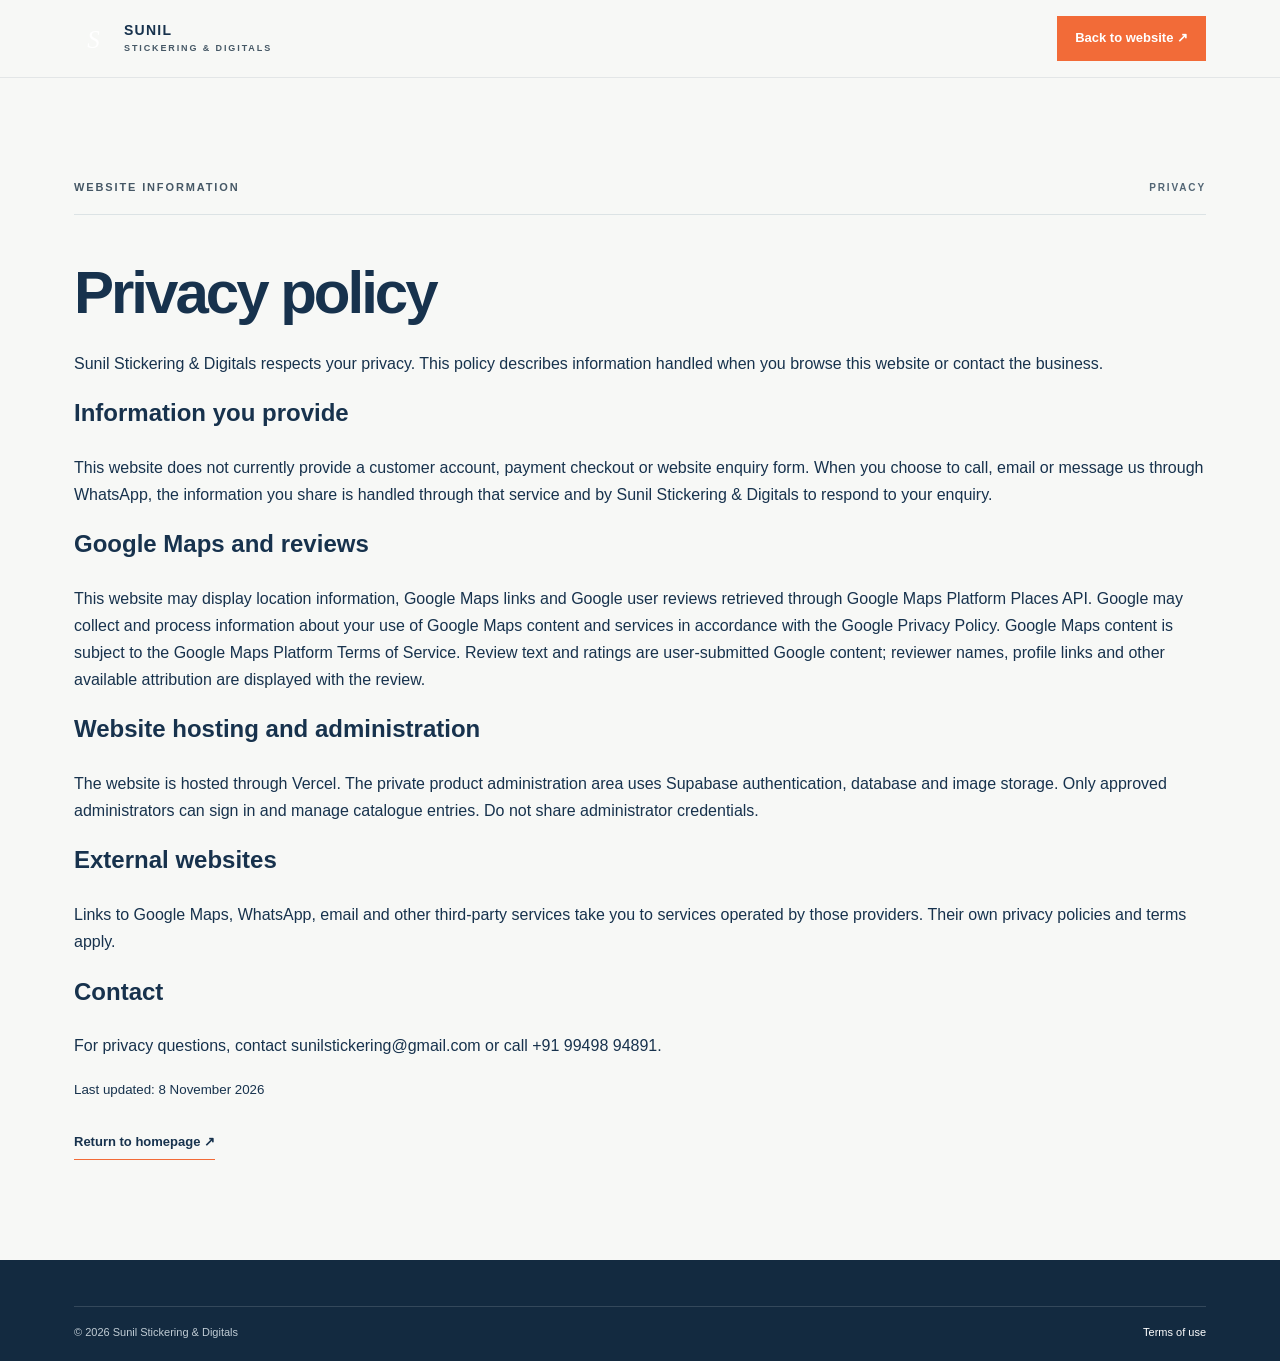
<file: privacy.html>
<!doctype html>
<html lang="en-IN"><head><meta charset="utf-8"><meta name="viewport" content="width=device-width,initial-scale=1"><meta name="robots" content="index,follow"><title>Privacy Policy | Sunil Stickering &amp; Digitals</title><link rel="canonical" href="https://sunildigitals.vercel.app/privacy.html"><link rel="stylesheet" href="styles.css"></head>
<body><header class="site-header"><div class="nav-wrap"><a class="brand" href="index.html"><span class="brand-mark">S</span><span class="brand-name">SUNIL <small>STICKERING &amp; DIGITALS</small></span></a><a class="nav-call" href="index.html">Back to website ↗</a></div></header>
<main class="section-shell"><p class="section-kicker">WEBSITE INFORMATION <span>PRIVACY</span></p><h1 style="font:600 clamp(38px,6vw,60px)/1.1 Manrope,Arial,sans-serif;letter-spacing:-.05em;margin:45px 0 24px">Privacy policy</h1><p>Sunil Stickering &amp; Digitals respects your privacy. This policy describes information handled when you browse this website or contact the business.</p>
<h2>Information you provide</h2><p>This website does not currently provide a customer account, payment checkout or website enquiry form. When you choose to call, email or message us through WhatsApp, the information you share is handled through that service and by Sunil Stickering &amp; Digitals to respond to your enquiry.</p>
<h2>Google Maps and reviews</h2><p>This website may display location information, Google Maps links and Google user reviews retrieved through Google Maps Platform Places API. Google may collect and process information about your use of Google Maps content and services in accordance with the <a href="https://policies.google.com/privacy" target="_blank" rel="noopener">Google Privacy Policy</a>. Google Maps content is subject to the <a href="https://cloud.google.com/maps-platform/terms" target="_blank" rel="noopener">Google Maps Platform Terms of Service</a>. Review text and ratings are user-submitted Google content; reviewer names, profile links and other available attribution are displayed with the review.</p>
<h2>Website hosting and administration</h2><p>The website is hosted through Vercel. The private product administration area uses Supabase authentication, database and image storage. Only approved administrators can sign in and manage catalogue entries. Do not share administrator credentials.</p>
<h2>External websites</h2><p>Links to Google Maps, WhatsApp, email and other third-party services take you to services operated by those providers. Their own privacy policies and terms apply.</p>
<h2>Contact</h2><p>For privacy questions, contact <a href="mailto:sunilstickering@gmail.com">sunilstickering@gmail.com</a> or call <a href="tel:+919949894891">+91 99498 94891</a>.</p><p><small>Last updated: 8 November 2026</small></p><a class="underlined-link" href="index.html">Return to homepage ↗</a></main><footer class="site-footer"><div class="footer-bottom"><span>© 2026 Sunil Stickering &amp; Digitals</span><span><a href="terms.html">Terms of use</a></span></div></footer></body></html>
</file>
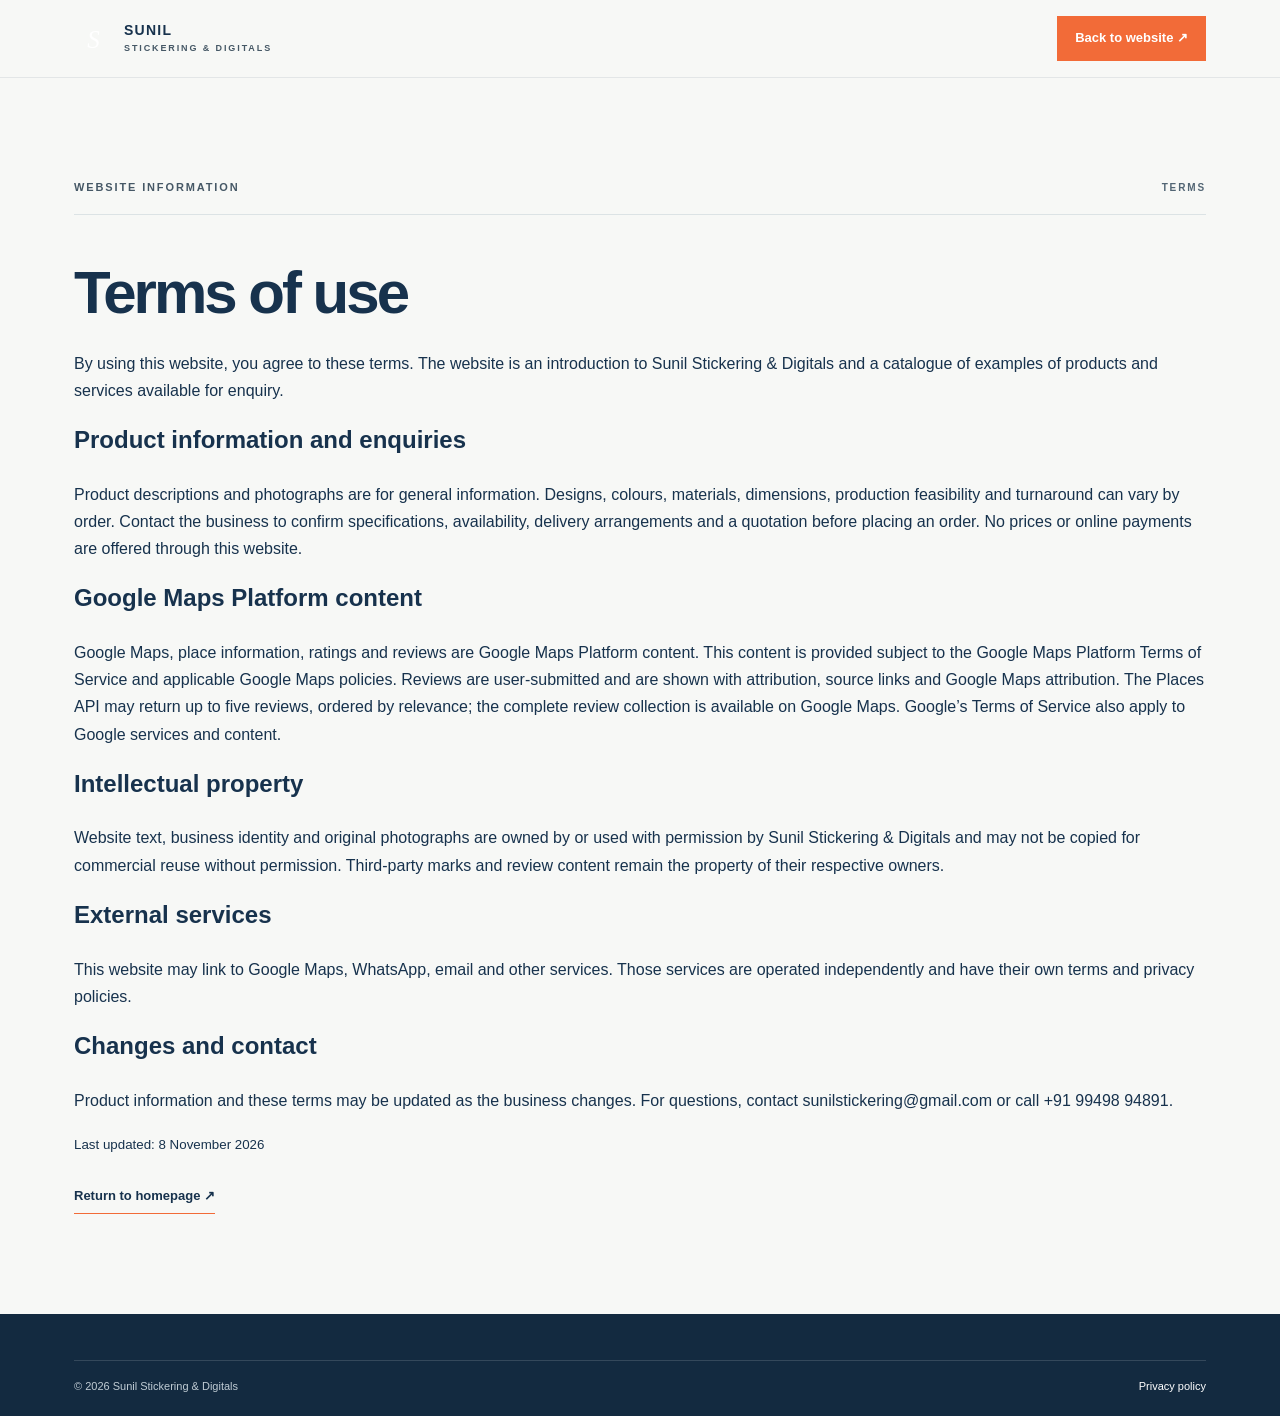
<file: terms.html>
<!doctype html>
<html lang="en-IN"><head><meta charset="utf-8"><meta name="viewport" content="width=device-width,initial-scale=1"><meta name="robots" content="index,follow"><title>Terms of Use | Sunil Stickering &amp; Digitals</title><link rel="canonical" href="https://sunildigitals.vercel.app/terms.html"><link rel="stylesheet" href="styles.css"></head>
<body><header class="site-header"><div class="nav-wrap"><a class="brand" href="index.html"><span class="brand-mark">S</span><span class="brand-name">SUNIL <small>STICKERING &amp; DIGITALS</small></span></a><a class="nav-call" href="index.html">Back to website ↗</a></div></header>
<main class="section-shell"><p class="section-kicker">WEBSITE INFORMATION <span>TERMS</span></p><h1 style="font:600 clamp(38px,6vw,60px)/1.1 Manrope,Arial,sans-serif;letter-spacing:-.05em;margin:45px 0 24px">Terms of use</h1><p>By using this website, you agree to these terms. The website is an introduction to Sunil Stickering &amp; Digitals and a catalogue of examples of products and services available for enquiry.</p>
<h2>Product information and enquiries</h2><p>Product descriptions and photographs are for general information. Designs, colours, materials, dimensions, production feasibility and turnaround can vary by order. Contact the business to confirm specifications, availability, delivery arrangements and a quotation before placing an order. No prices or online payments are offered through this website.</p>
<h2>Google Maps Platform content</h2><p>Google Maps, place information, ratings and reviews are Google Maps Platform content. This content is provided subject to the <a href="https://cloud.google.com/maps-platform/terms" target="_blank" rel="noopener">Google Maps Platform Terms of Service</a> and applicable Google Maps policies. Reviews are user-submitted and are shown with attribution, source links and Google Maps attribution. The Places API may return up to five reviews, ordered by relevance; the complete review collection is available on Google Maps. Google’s <a href="https://policies.google.com/terms" target="_blank" rel="noopener">Terms of Service</a> also apply to Google services and content.</p>
<h2>Intellectual property</h2><p>Website text, business identity and original photographs are owned by or used with permission by Sunil Stickering &amp; Digitals and may not be copied for commercial reuse without permission. Third-party marks and review content remain the property of their respective owners.</p>
<h2>External services</h2><p>This website may link to Google Maps, WhatsApp, email and other services. Those services are operated independently and have their own terms and privacy policies.</p>
<h2>Changes and contact</h2><p>Product information and these terms may be updated as the business changes. For questions, contact <a href="mailto:sunilstickering@gmail.com">sunilstickering@gmail.com</a> or call <a href="tel:+919949894891">+91 99498 94891</a>.</p><p><small>Last updated: 8 November 2026</small></p><a class="underlined-link" href="index.html">Return to homepage ↗</a></main><footer class="site-footer"><div class="footer-bottom"><span>© 2026 Sunil Stickering &amp; Digitals</span><span><a href="privacy.html">Privacy policy</a></span></div></footer></body></html>
</file>
<file: styles.css>
:root{--ink:#17324D;--ink-soft:#3F5366;--paper:#F7F8F6;--white:#fff;--line:#DCE3E5;--muted:#74818A;--accent:#F26B38;--teal:#2D91A3;--serif:Georgia,"Times New Roman",serif;--sans:"DM Sans",Arial,sans-serif;--display:"Manrope","DM Sans",Arial,sans-serif;--max:1200px}
*{box-sizing:border-box}html{scroll-behavior:smooth;scroll-padding-top:88px}body{margin:0;background:var(--paper);color:var(--ink);font-family:var(--sans);font-size:15px;line-height:1.65}a{color:inherit;text-decoration:none}button{font:inherit}img{display:block;max-width:100%}
.site-header{height:78px;position:sticky;top:0;z-index:50;background:rgba(247,248,246,.95);border-bottom:1px solid rgba(23,50,77,.09);backdrop-filter:blur(12px)}.nav-wrap{max-width:var(--max);height:100%;padding:0 34px;margin:auto;display:flex;align-items:center;justify-content:space-between}.brand{display:inline-flex;align-items:center;gap:11px;min-width:max-content}.brand-mark{width:39px;height:39px;display:grid;place-items:center;background:var(--ink);color:#fff;font-family:var(--serif);font-size:25px;font-style:italic}.brand-name{font:800 14px/1.1 var(--display);letter-spacing:.09em}.brand-name small{display:block;margin-top:5px;font:600 8px/1.2 var(--sans);letter-spacing:.21em;color:var(--muted)}.site-nav{display:flex;align-items:center;gap:32px}.site-nav>a:not(.nav-call){font-size:12px;font-weight:600;color:var(--ink-soft);transition:color .2s}.site-nav>a:not(.nav-call):hover{color:var(--accent)}.nav-call{padding:11px 18px;background:var(--accent);color:#fff;font-size:12px;font-weight:700;transition:background .2s,transform .2s}.nav-call:hover{background:#df5729;transform:translateY(-2px)}.nav-call span,.button span{margin-left:12px}.menu-toggle{display:none;border:0;background:none;padding:8px}.menu-toggle span{width:23px;height:2px;background:var(--ink);display:block;margin:5px}
.hero{max-width:var(--max);min-height:620px;margin:auto;padding:76px 34px 68px;display:grid;grid-template-columns:.92fr 1.08fr;gap:62px;align-items:center}.hero-copy{padding:0 0 12px}.eyebrow,.section-kicker{font-size:10px;font-weight:700;letter-spacing:.17em;color:var(--muted)}.eyebrow{display:flex;align-items:center;gap:12px}.eyebrow-line{width:28px;height:2px;background:var(--accent)}h1,h2,h3,p,figure{margin-top:0}.hero h1{font:700 clamp(53px,6vw,76px)/1.02 var(--display);letter-spacing:-.065em;margin:24px 0}.hero h1 em,.about h2 em,.section-heading-row h2 em,.review-layout h2 em,.contact-heading h2 em{font-family:var(--serif);font-weight:400;color:var(--accent);letter-spacing:-.045em}.hero-intro{max-width:440px;color:#596b79;font-size:15px;line-height:1.85}.hero-actions{display:flex;align-items:center;gap:25px;margin-top:30px;flex-wrap:wrap}.button{display:inline-flex;align-items:center;justify-content:space-between;gap:18px;min-height:48px;padding:0 20px;font-size:12px;font-weight:700;transition:transform .22s,background .22s,box-shadow .22s}.button:hover{transform:translateY(-2px);box-shadow:0 8px 20px #17324d18}.button-dark{background:var(--ink);color:#fff}.button-dark:hover{background:#284b69}.button-light{background:#fff;color:var(--ink)}.text-link{font-size:12px;font-weight:700;border-bottom:1px solid var(--accent);padding:7px 0}.hero-note{display:flex;align-items:center;gap:12px;margin-top:55px;color:var(--muted);font-size:10px;letter-spacing:.06em}.note-rule{width:34px;height:2px;background:var(--accent)}.hero-visual{position:relative;padding:0 22px 32px 0}.hero-image{width:100%;height:450px;object-fit:cover;object-position:center}.image-caption{position:absolute;bottom:6px;left:0;right:22px;display:flex;justify-content:space-between;padding-top:10px;border-top:1px solid var(--line);font-size:9px;letter-spacing:.13em;color:var(--muted)}.hero-stamp{position:absolute;right:0;top:35px;width:112px;height:112px;background:var(--accent);color:#fff;border-radius:50%;display:flex;flex-direction:column;align-items:center;justify-content:center;transform:rotate(8deg);box-shadow:0 8px 22px #17324d20}.hero-stamp span{font-size:8px;letter-spacing:.2em}.hero-stamp strong{font:800 17px/1.02 var(--display);text-align:center;letter-spacing:-.04em;margin-top:5px}
.intro-strip{padding:22px 34px;background:#E8F0F0;text-align:center}.intro-strip>p{margin:0 0 6px;font-size:9px;font-weight:700;letter-spacing:.2em;color:var(--muted)}.intro-strip>div{font:600 14px var(--display);letter-spacing:.01em}.intro-strip i{font-style:normal;color:var(--accent);padding:0 8px}
.section-shell{max-width:var(--max);padding:100px 34px;margin:auto}.section-kicker{display:flex;justify-content:space-between;align-items:center;padding-bottom:17px;border-bottom:1px solid var(--line)}.section-kicker span{font-size:9px;color:#9b9d9d}.about-grid{display:grid;grid-template-columns:1fr .8fr;gap:95px;padding:48px 0 58px;align-items:start}.about h2,.section-heading-row h2,.review-layout h2,.contact-heading h2{font:700 clamp(39px,4.7vw,57px)/1.1 var(--display);letter-spacing:-.06em;margin:0}.about-copy{padding-top:5px}.about-copy p{color:#5e6d79;line-height:1.9;font-size:14px}.underlined-link{display:inline-block;margin-top:12px;border-bottom:1px solid var(--accent);padding-bottom:6px;font-size:12px;font-weight:700}.underlined-link:hover{color:var(--accent)}.underlined-link span{margin-left:10px}.about-photo-row{display:grid;grid-template-columns:1fr .65fr 1fr;gap:24px;align-items:center}.about-photo-row figure{margin:0}.about-photo-row img{width:100%;height:215px;object-fit:cover}.about-photo-row figcaption{margin-top:10px;font-size:9px;letter-spacing:.14em;color:var(--muted)}.about-photo-note{padding:14px}.big-index{font:italic 42px var(--serif);color:var(--teal)}.about-photo-note p{font-size:12px;color:var(--muted);line-height:1.8;margin:9px 0 0}
.products-section{background:#EEF2F1}.products-section .section-kicker{border-color:#d5dfdf}.section-heading-row{display:flex;justify-content:space-between;gap:50px;align-items:end;padding:48px 0 34px}.section-heading-row>p{max-width:370px;color:#65747d;font-size:13px;line-height:1.8;margin:0 0 5px}.product-tools{display:flex;justify-content:space-between;align-items:center;gap:20px;padding:14px 0;border-top:1px solid #d5dfdf;border-bottom:1px solid #d5dfdf}.filter-list{display:flex;flex-wrap:wrap;gap:7px}.filter-button{padding:8px 13px;border:1px solid transparent;background:transparent;color:#596b79;font-size:10px;font-weight:600;cursor:pointer;transition:background .2s,color .2s,border-color .2s}.filter-button:hover{border-color:#9bb5bb}.filter-button.active{background:var(--ink);color:#fff}.catalogue-note{font-size:9px;letter-spacing:.12em;color:var(--muted);margin:0;white-space:nowrap}.product-grid{display:grid;grid-template-columns:repeat(3,1fr);gap:40px 22px;padding-top:34px}.product-card{min-width:0;transition:transform .25s}.product-card:hover{transform:translateY(-4px)}.product-image{display:block;position:relative;background:#DDE6E5;overflow:hidden;aspect-ratio:1.24/1}.product-image img{width:100%;height:100%;object-fit:cover;transition:transform .5s}.product-card:hover .product-image img{transform:scale(1.035)}.image-placeholder{display:grid;place-items:center;background:#DDE6E5;color:#69808a;font:700 21px/1.15 var(--display);letter-spacing:.04em;text-align:center}.product-meta{display:flex;justify-content:space-between;gap:10px;margin-top:16px;font-size:8px;letter-spacing:.11em;color:#858f92}.product-card h3{font:700 19px/1.25 var(--display);letter-spacing:-.035em;margin:9px 0}.product-card>p{font-size:12px;line-height:1.75;color:#677780;min-height:43px;margin-bottom:15px}.product-contact{display:flex;justify-content:space-between;align-items:center;border-top:1px solid #d1dddd;padding-top:11px;font-size:11px;font-weight:700;transition:color .2s}.product-contact span{font-size:16px;color:var(--accent)}.product-contact:hover{color:var(--accent)}.catalogue-footnote{text-align:center;margin:40px 0 0;color:#697780;font-size:12px}.catalogue-footnote a{font-weight:700;color:var(--ink);border-bottom:1px solid var(--accent)}
.reviews-section{background:var(--ink);color:#fff}.review-layout{display:grid;grid-template-columns:.9fr 1.1fr;gap:85px;align-items:center}.reviews-section .section-kicker{border-color:#ffffff38;color:#b9c7ce}.reviews-section .section-kicker span{color:#9caab5}.review-layout h2{margin:40px 0 19px}.review-intro{max-width:370px;color:#c2cbd1;font-size:13px;line-height:1.9;margin-bottom:26px}.google-panel{background:#fff;color:var(--ink);padding:27px 29px;min-height:270px}.google-heading{display:flex;align-items:center;gap:12px;padding-bottom:18px;border-bottom:1px solid #e8e8e6}.google-g{font:700 29px Arial;color:#4285f4}.google-heading strong,.google-heading small{display:block}.google-heading strong{font:700 14px var(--display)}.google-heading small{font-size:10px;color:#858b90;margin-top:2px}.review-content{min-height:112px;display:flex;align-items:center}.review-placeholder{font-size:12px;color:#7d858b;line-height:1.8}.review-list{width:100%;display:grid;gap:15px;padding:16px 0}.review-item{padding-bottom:13px;border-bottom:1px solid #ededeb}.review-item:last-child{border:0;padding:0}.review-top{display:flex;justify-content:space-between;gap:12px;align-items:center}.review-author{font-size:11px;font-weight:700}.review-stars{color:#d69d32;letter-spacing:2px;font-size:11px}.review-time{font-size:9px;color:#8a9196;margin-top:2px}.review-text{font-size:11px;color:#59636c;line-height:1.7;margin:7px 0 0}.google-footer{border-top:1px solid #e8e8e6;padding-top:14px;display:flex;justify-content:space-between;gap:15px;font-size:9px;color:#858b90}.google-footer a{font-weight:700;color:var(--ink)}.google-rating-summary{display:grid;grid-template-columns:auto 1fr;align-items:center;column-gap:12px;padding:15px 0 0}.google-rating-summary strong{grid-row:span 2;font:700 30px var(--display);letter-spacing:-.06em}.google-rating-summary span{color:#d69d32;letter-spacing:2px;font-size:12px}.google-rating-summary small{font-size:9px;color:#81898f}.google-maps-attribution{font-family:Roboto,Arial,sans-serif;font-size:12px;letter-spacing:normal;color:#5e5e5e}.review-byline{display:flex;align-items:center;gap:8px;min-width:0}.review-avatar{width:26px;height:26px;border-radius:50%;object-fit:cover;flex:0 0 auto}.review-actions{display:flex;gap:14px;margin-top:8px}.review-source,.review-report{font-size:9px;font-weight:700;color:#526273}.review-source:hover,.review-report:hover{color:#a34d2c}.review-order-note,.review-policy-note{font-size:9px;line-height:1.6;color:#737d85;margin:0 0 8px}.review-policy-note a{text-decoration:underline}
.contact-section{background:var(--paper)}.contact-heading{display:flex;justify-content:space-between;align-items:end;gap:50px;padding:45px 0 40px}.contact-heading>p{max-width:300px;margin:0 0 5px;color:#65747d;font-size:13px;line-height:1.8}.contact-grid{display:grid;grid-template-columns:.78fr 1.22fr;gap:52px}.contact-details{display:grid;gap:21px;align-content:start}.contact-item{padding-bottom:17px;border-bottom:1px solid var(--line);display:flex;flex-direction:column;align-items:flex-start}.contact-label{font-size:9px;font-weight:700;letter-spacing:.17em;color:var(--muted);margin-bottom:8px}.contact-item>a:not(.underlined-link){font:600 15px var(--display);margin:2px 0}.contact-item p{font-size:12px;color:#626f78;line-height:1.8;margin:2px 0}.contact-whatsapp{margin-top:3px;max-width:265px;width:100%;background:var(--accent)}.contact-whatsapp:hover{background:#df5729}.map-frame{min-height:420px;background:#e4e8e6}.map-frame iframe{width:100%;height:100%;min-height:420px;border:0;filter:saturate(.72) contrast(.96)}
.site-footer{background:#132A40;color:#fff;padding:46px max(34px,calc((100% - 1132px)/2)) 20px}.footer-main{display:grid;grid-template-columns:1.1fr 1.4fr 1fr auto;gap:28px;align-items:center;padding-bottom:35px}.footer-brand .brand-mark{background:#fff;color:var(--ink)}.footer-brand .brand-name small{color:#aabac4}.footer-main>p{font-size:11px;line-height:1.8;color:#adbcc5;max-width:270px;margin:0}.footer-links{display:flex;gap:14px;flex-wrap:wrap}.footer-links a,.footer-phone{font-size:10px;color:#d3dfe4}.footer-links a:hover,.footer-bottom a:hover{color:#ff9b73}.footer-phone{white-space:nowrap;font-weight:700}.footer-bottom{border-top:1px solid #ffffff24;padding-top:16px;display:flex;justify-content:space-between;gap:12px;flex-wrap:wrap;color:#8e9ba7;font-size:9px}.footer-bottom a{color:#fff}.floating-whatsapp{position:fixed;right:22px;bottom:22px;z-index:40;width:49px;height:49px;border-radius:50%;display:grid;place-items:center;background:#238b57;color:#fff;font:700 10px var(--display);letter-spacing:.04em;box-shadow:0 5px 20px #14263a35;transition:transform .2s,background .2s}.floating-whatsapp:hover{background:#176b43;transform:translateY(-3px)}
/* restrained motion: content enters softly; controls respond to hover/focus */
.reveal{opacity:0;transform:translateY(16px);transition:opacity .65s ease,transform .65s cubic-bezier(.2,.7,.2,1)}.reveal.is-visible{opacity:1;transform:translateY(0)}.product-card.reveal{transition:opacity .55s ease,transform .55s cubic-bezier(.2,.7,.2,1)}.product-card[hidden]{display:none}
:focus-visible{outline:3px solid #F26B38;outline-offset:3px}
@media(max-width:900px){.hero{gap:35px;min-height:560px}.hero-image{height:380px}.about-grid{gap:45px}.review-layout{gap:45px}.footer-main{grid-template-columns:1fr 1fr}.footer-main>p{max-width:none}.contact-grid{gap:30px}}
@media(max-width:680px){html{scroll-padding-top:70px}.site-header{height:70px}.nav-wrap{padding:0 20px}.brand-mark{width:34px;height:34px}.brand-name{font-size:12px}.menu-toggle{display:block;cursor:pointer}.site-nav{display:none;position:absolute;top:70px;left:0;right:0;background:var(--paper);padding:18px 22px 24px;border-bottom:1px solid var(--line);flex-direction:column;align-items:stretch;gap:0}.site-nav.open{display:flex}.site-nav>a:not(.nav-call){padding:12px 0;border-bottom:1px solid var(--line)}.nav-call{margin-top:14px;text-align:center}.hero{padding:53px 22px 48px;grid-template-columns:1fr;gap:32px}.hero h1{font-size:clamp(48px,12.5vw,66px)}.hero-intro{font-size:14px}.hero-note{margin-top:38px}.hero-visual{padding-right:12px}.hero-image{height:330px}.image-caption{right:12px}.hero-stamp{width:92px;height:92px;right:-1px;top:22px}.hero-stamp strong{font-size:13px}.intro-strip{padding:19px 18px}.intro-strip>div{font-size:11px;line-height:1.9}.section-shell{padding:72px 22px}.about-grid{grid-template-columns:1fr;gap:23px;padding:36px 0}.about h2,.section-heading-row h2,.review-layout h2,.contact-heading h2{font-size:42px}.about-photo-row{grid-template-columns:1fr 1fr;gap:16px}.about-photo-row figure:last-child{display:none}.about-photo-row img{height:160px}.about-photo-note{padding:3px}.products-section .section-shell{padding-top:70px;padding-bottom:73px}.section-heading-row,.contact-heading{display:block;padding:37px 0 25px}.section-heading-row>p,.contact-heading>p{margin-top:16px}.product-tools{display:block}.filter-list{gap:4px}.filter-button{padding:8px 10px}.catalogue-note{margin-top:12px}.product-grid{grid-template-columns:1fr 1fr;gap:28px 13px;padding-top:22px}.product-card h3{font-size:16px}.product-card>p{font-size:11px;min-height:65px}.product-meta{font-size:7px;letter-spacing:.08em}.product-contact{font-size:10px}.review-layout{grid-template-columns:1fr;gap:32px}.review-layout h2{margin-top:32px}.google-panel{padding:21px 17px}.google-footer{font-size:8px}.contact-grid{grid-template-columns:1fr;gap:28px}.map-frame,.map-frame iframe{min-height:295px}.site-footer{padding:39px 22px 18px}.footer-main{grid-template-columns:1fr;gap:20px}.footer-links{gap:18px}.footer-bottom{font-size:8px}.floating-whatsapp{right:15px;bottom:15px}}
@media(max-width:390px){.product-grid{grid-template-columns:1fr}.product-card>p{min-height:0}.product-image{aspect-ratio:1.35/1}.hero-image{height:285px}.image-caption{font-size:7px}}
@media(prefers-reduced-motion:reduce){html{scroll-behavior:auto}*,*::before,*::after{transition:none!important;animation:none!important}.reveal{opacity:1;transform:none}}


/* Contrast pass: stronger text hierarchy on light surfaces and mobile screens. */
:root{--muted:#4b5d69;--ink-soft:#344b5e}
.brand-name small,.eyebrow,.section-kicker,.hero-note,.image-caption,.about-photo-row figcaption,.about-photo-note p,.catalogue-note,.contact-label{color:#465866}
.hero-intro,.about-copy p,.section-heading-row>p,.contact-heading>p,.contact-item p{color:#354957}
.intro-strip>p{color:#465866}
.section-kicker span{color:#526574}
.product-meta{color:#4c5e6b}
.product-card>p{color:#3d505e}
.catalogue-footnote{color:#3d505e}
.filter-button{color:#344b5e}
.image-placeholder{color:#344f5d}
.contact-label{font-weight:800}
.reviews-section .section-kicker{color:#d3dfe5}
.reviews-section .section-kicker span{color:#c0cdd5}
.review-intro{color:#e0e8ed}
.review-placeholder{color:#435461}
.google-heading small,.google-footer{color:#53616b}
.review-time,.review-order-note,.review-policy-note{color:#53616b}
.review-source,.review-report{color:#344b5e}
.review-text{color:#34434e}
.google-rating-summary small{color:#53616b}
.site-footer .footer-main>p{color:#d1dce3}
.site-footer .footer-links a,.site-footer .footer-phone{color:#e1e9ee}
.site-footer .footer-bottom{color:#c0ccd4}
.site-footer .footer-brand .brand-name small{color:#c0ccd4}
@media(max-width:680px){
  .eyebrow,.section-kicker,.hero-note,.image-caption,.about-photo-row figcaption,.contact-label{font-size:10px}
  .product-meta{font-size:8px}
  .catalogue-note{font-size:10px;white-space:normal}
  .footer-bottom{font-size:9px}
  .site-footer .footer-main>p{font-size:12px}
  .google-footer{font-size:9px}
}


/* Final readability pass: comfortable body copy sizing and stronger text contrast. */
body{font-size:16px;line-height:1.7}
.hero-intro{font-size:16px;line-height:1.8;color:#263746}
.about-copy p{font-size:16px;line-height:1.85;color:#263746}
.section-heading-row>p,.contact-heading>p{font-size:15px;line-height:1.8;color:#263746}
.product-card>p{font-size:14px;line-height:1.75;color:#263746}
.catalogue-footnote{font-size:14px;line-height:1.7;color:#263746}
.contact-item p{font-size:14px;line-height:1.8;color:#263746}
.contact-item>a:not(.underlined-link){font-size:16px}
.review-intro{font-size:15px;line-height:1.85;color:#edf2f5}
.review-placeholder{font-size:14px;line-height:1.8;color:#263746}
.review-text{font-size:13px;line-height:1.75;color:#263746}
.review-time,.review-order-note,.review-policy-note{font-size:11px;line-height:1.65;color:#43515b}
.review-source,.review-report{font-size:11px;color:#263746}
.google-heading small{font-size:12px;color:#43515b}
.google-footer{font-size:11px;color:#43515b}
.google-rating-summary small{font-size:11px;color:#43515b}
.footer-main>p{font-size:13px;line-height:1.8;color:#e0e8ed}
.footer-links a,.footer-phone{font-size:12px;color:#edf2f5}
.footer-bottom{font-size:11px;color:#d0dbe2}
.brand-name small{font-size:9px}
.eyebrow,.section-kicker{font-size:11px}
.section-kicker span{font-size:10px;color:#526574}
.hero-note{font-size:11px;color:#465866}
.image-caption{font-size:10px;color:#465866}
.about-photo-row figcaption{font-size:10px;color:#465866}
.about-photo-note p{font-size:13px;line-height:1.75;color:#344b5e}
.product-meta{font-size:10px;color:#344b5e}
.catalogue-note{font-size:11px;color:#344b5e}
.filter-button{font-size:12px;color:#263746}
.text-link,.underlined-link{font-size:13px}
.button{font-size:13px}
.site-nav>a:not(.nav-call),.nav-call{font-size:13px}
.contact-label{font-size:10px;color:#344b5e}
@media(max-width:680px){
  body{font-size:16px;line-height:1.7}
  .hero-intro{font-size:16px;line-height:1.8}
  .about-copy p,.section-heading-row>p,.contact-heading>p{font-size:15px;line-height:1.8}
  .product-card>p{font-size:14px;line-height:1.7;min-height:0}
  .contact-item p{font-size:14px}
  .review-intro{font-size:15px}
  .review-placeholder{font-size:14px}
  .review-text{font-size:13px}
  .product-meta{font-size:10px}
  .catalogue-note{font-size:11px}
  .filter-button{font-size:12px}
  .footer-main>p{font-size:13px}
  .footer-links a,.footer-phone{font-size:12px}
  .footer-bottom{font-size:11px}
  .google-footer{font-size:11px}
  .eyebrow,.section-kicker,.contact-label{font-size:10px}
}

/* Supplied S brand artwork and genuine social marks */
.brand-mark{overflow:hidden;border-radius:2px}
.brand-mark img{width:29px;height:29px;object-fit:contain}
.footer-brand .brand-mark{background:var(--ink);color:#fff}
.footer-brand .brand-mark img{width:29px;height:29px}
.footer-socials{display:flex;align-items:center;gap:9px}
.social-icon{width:35px;height:35px;display:grid;place-items:center;border:1px solid #ffffff42;border-radius:50%;color:#fff;opacity:.96}
.social-icon svg{width:17px;height:17px;display:block}
.social-icon.instagram{color:#e9a0b6}
.social-icon.facebook{color:#8ab7ff}
.social-icon.youtube{color:#ff7777}
.social-icon.whatsapp{color:#6fe0a0;transition:transform .2s,background .2s}
.social-icon.whatsapp:hover{transform:translateY(-2px);background:#ffffff16}
.floating-whatsapp{font-size:0}
.floating-whatsapp svg{width:27px;height:27px;display:block}
@media(max-width:900px){.footer-main{grid-template-columns:1fr 1fr}.footer-socials{grid-column:1/-1}}
@media(max-width:680px){.brand-mark img,.footer-brand .brand-mark img{width:26px;height:26px}.footer-socials{grid-column:auto}.floating-whatsapp{width:54px;height:54px}}


/* Recognisable social brand marks: clear official brand colours with white glyphs. */
.footer-socials .social-icon{border:0;color:#fff;opacity:1;box-shadow:0 2px 8px #0002}
.footer-socials .social-icon.instagram{background:linear-gradient(135deg,#833ab4 0%,#c13584 42%,#e1306c 68%,#f77737 100%);color:#fff}
.footer-socials .social-icon.facebook{background:#1877f2;color:#fff}
.footer-socials .social-icon.youtube{background:#ff0033;color:#fff}
.footer-socials .social-icon.whatsapp{background:#25d366;color:#fff}
.footer-socials .social-icon:hover{filter:brightness(1.08);transform:translateY(-2px)}


/* Header identity: standalone S mark, no tile or background container. */
.site-header .brand-mark{background:transparent!important;border:0;border-radius:0;overflow:visible}
.site-header .brand-mark img{width:39px;height:39px;object-fit:contain}
@media(max-width:680px){.site-header .brand-mark img{width:34px;height:34px}}


/* Footer uses the same standalone S mark, without a coloured tile. */
.site-footer .footer-brand .brand-mark{background:transparent!important;color:inherit;border:0;border-radius:0;overflow:visible}
.site-footer .footer-brand .brand-mark img{width:39px;height:39px;object-fit:contain}
@media(max-width:680px){.site-footer .footer-brand .brand-mark img{width:34px;height:34px}}
</file>
